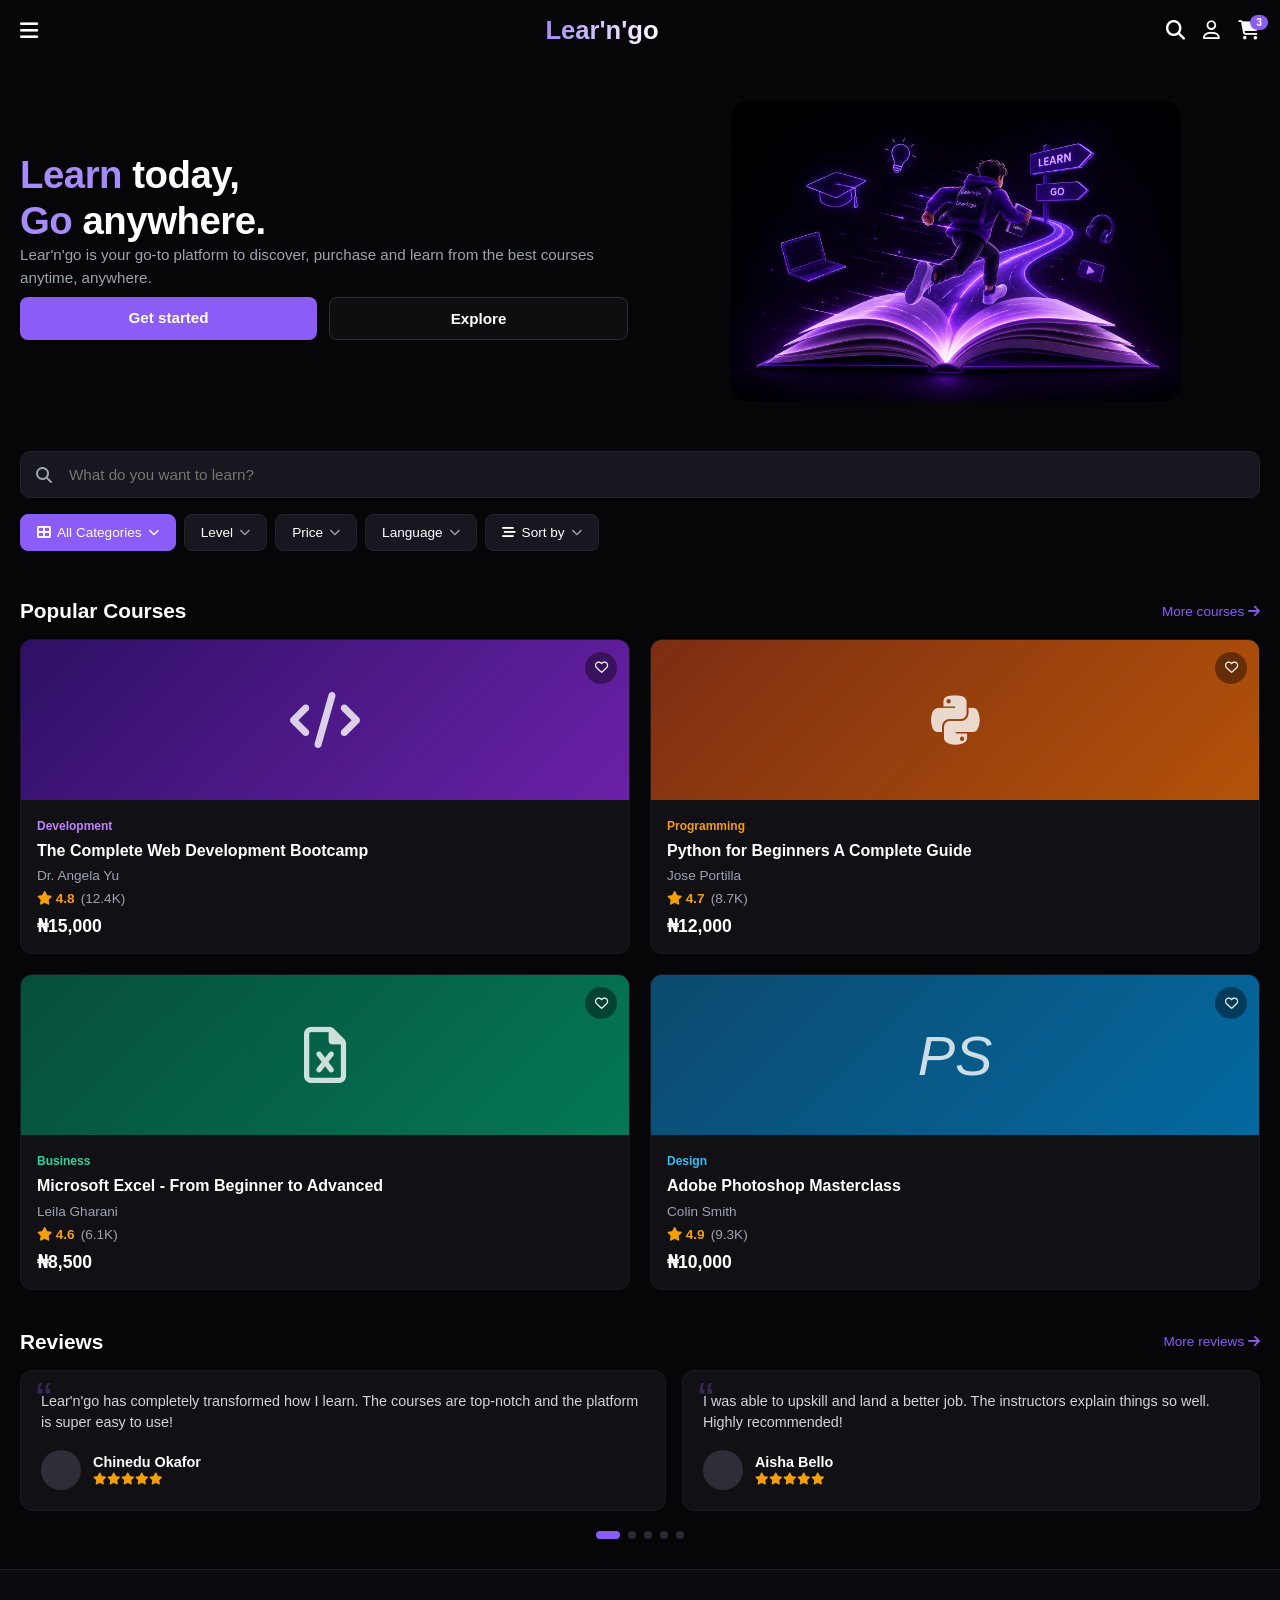
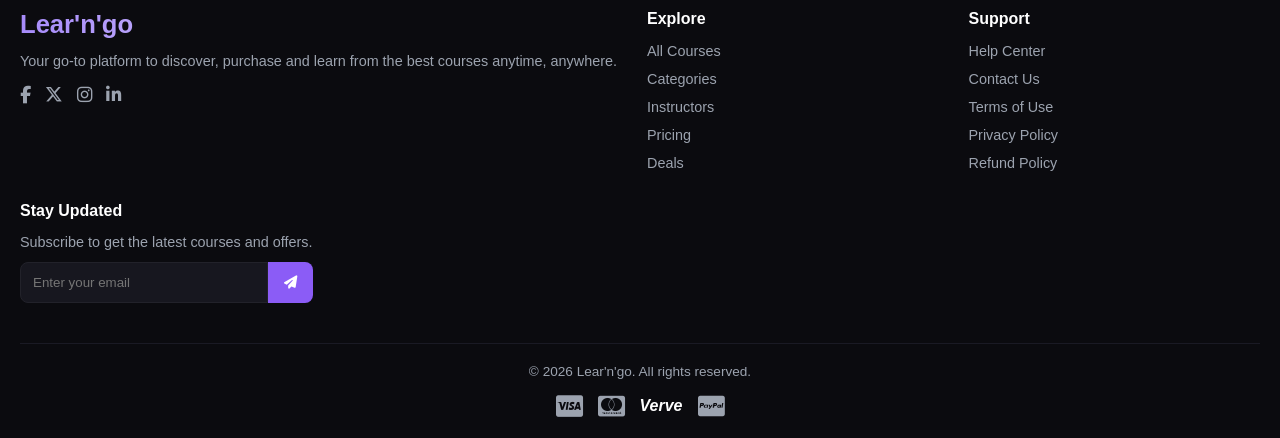
<file: index.html>
<!doctype html>
<html lang="en">
  <head>
    <meta charset="UTF-8" />
    <meta name="viewport" content="width=device-width, initial-scale=1.0" />
    <title>Lear'n'go - Learn today, Go anywhere.</title>
    <link
      rel="stylesheet"
      href="https://cdnjs.cloudflare.com/ajax/libs/font-awesome/6.4.0/css/all.min.css"
    />
    <link rel="stylesheet" href="index.css" />
  </head>
  <body>
    <header class="main-header">
      <button class="menu-btn" aria-label="Open Menu">
        <i class="fa-solid fa-bars"></i>
      </button>
      <div class="logo-container">
        <h1 class="logo-text">Lear'n'go</h1>
      </div>
      <div class="header-actions">
        <i class="fa-solid fa-magnifying-glass action-icon"></i>
        <a href="login.html" class="action-icon" aria-label="Profile">
          <i class="fa-regular fa-user"></i>
        </a>
        <div class="cart-icon-wrapper">
          <i class="fa-solid fa-cart-shopping action-icon"></i>
          <span class="cart-badge">3</span>
        </div>
      </div>
    </header>

    <main>
      <section class="hero">
        <div class="hero-content">
          <h2 class="hero-heading">
            <span class="highlight-purple">Learn</span> today,<br /><span
              class="highlight-purple"
              >Go</span
            >
            anywhere.
          </h2>
          <p class="hero-paragraph">
            Lear'n'go is your go-to platform to discover, purchase and learn
            from the best courses anytime, anywhere.
          </p>
          <div class="hero-buttons">
            <a href="signup.html" class="btn btn-primary">Get started</a>
            <a href="#courses" class="btn btn-secondary">Explore</a>
          </div>
        </div>
        <div class="hero-image-container">
          <img
            src="hero-pic.png"
            alt="Learning path illustration"
            class="hero-img"
          />
        </div>
      </section>

      <section class="search-filter-section">
        <div class="search-wrapper">
          <i class="fa-solid fa-magnifying-glass search-bar-icon"></i>
          <input
            type="text"
            placeholder="What do you want to learn?"
            class="search-input"
          />
        </div>

        <div class="filter-dropdowns-container">
          <button class="filter-dropdown active-dropdown">
            <i class="fa-solid fa-table-cells-large"></i> All Categories
            <i class="fa-solid fa-chevron-down chevron"></i>
          </button>
          <button class="filter-dropdown">
            Level <i class="fa-solid fa-chevron-down chevron"></i>
          </button>
          <button class="filter-dropdown">
            Price <i class="fa-solid fa-chevron-down chevron"></i>
          </button>
          <button class="filter-dropdown">
            Language <i class="fa-solid fa-chevron-down chevron"></i>
          </button>
          <button class="filter-dropdown sort-btn">
            <i class="fa-solid fa-bars-staggered"></i> Sort by
            <i class="fa-solid fa-chevron-down chevron"></i>
          </button>
        </div>
      </section>

      <section id="courses" class="courses-section">
        <div class="section-header">
          <h3 class="section-title">Popular Courses</h3>
          <a href="#" class="more-link"
            >More courses <i class="fa-solid fa-arrow-right"></i
          ></a>
        </div>

        <div class="courses-grid">
          <article class="course-card">
            <div class="card-banner banner-web">
              <i class="fa-solid fa-code banner-fallback-icon"></i>
              <button class="heart-btn" aria-label="Add to wishlist">
                <i class="fa-regular fa-heart"></i>
              </button>
            </div>
            <div class="course-body">
              <span class="category-tag tag-dev">Development</span>
              <h4 class="course-title">
                The Complete Web Development Bootcamp
              </h4>
              <p class="instructor">Dr. Angela Yu</p>
              <div class="rating-row">
                <span class="rating-star"
                  ><i class="fa-solid fa-star"></i> 4.8</span
                >
                <span class="review-count">(12.4K)</span>
              </div>
              <p class="course-price">₦15,000</p>
            </div>
          </article>

          <article class="course-card">
            <div class="card-banner banner-python">
              <i class="fa-brands fa-python banner-fallback-icon"></i>
              <button class="heart-btn" aria-label="Add to wishlist">
                <i class="fa-regular fa-heart"></i>
              </button>
            </div>
            <div class="course-body">
              <span class="category-tag tag-prog">Programming</span>
              <h4 class="course-title">
                Python for Beginners A Complete Guide
              </h4>
              <p class="instructor">Jose Portilla</p>
              <div class="rating-row">
                <span class="rating-star"
                  ><i class="fa-solid fa-star"></i> 4.7</span
                >
                <span class="review-count">(8.7K)</span>
              </div>
              <p class="course-price">₦12,000</p>
            </div>
          </article>

          <article class="course-card">
            <div class="card-banner banner-excel">
              <i class="fa-regular fa-file-excel banner-fallback-icon"></i>
              <button class="heart-btn" aria-label="Add to wishlist">
                <i class="fa-regular fa-heart"></i>
              </button>
            </div>
            <div class="course-body">
              <span class="category-tag tag-biz">Business</span>
              <h4 class="course-title">
                Microsoft Excel - From Beginner to Advanced
              </h4>
              <p class="instructor">Leila Gharani</p>
              <div class="rating-row">
                <span class="rating-star"
                  ><i class="fa-solid fa-star"></i> 4.6</span
                >
                <span class="review-count">(6.1K)</span>
              </div>
              <p class="course-price">₦8,500</p>
            </div>
          </article>

          <article class="course-card">
            <div class="card-banner banner-ps">
              <i class="fa-ghost banner-fallback-icon">PS</i>
              <button class="heart-btn" aria-label="Add to wishlist">
                <i class="fa-regular fa-heart"></i>
              </button>
            </div>
            <div class="course-body">
              <span class="category-tag tag-design">Design</span>
              <h4 class="course-title">Adobe Photoshop Masterclass</h4>
              <p class="instructor">Colin Smith</p>
              <div class="rating-row">
                <span class="rating-star"
                  ><i class="fa-solid fa-star"></i> 4.9</span
                >
                <span class="review-count">(9.3K)</span>
              </div>
              <p class="course-price">₦10,000</p>
            </div>
          </article>
        </div>
      </section>

      <section class="reviews-section">
        <div class="section-header" style="padding-right: 20px">
          <h3 class="section-title">Reviews</h3>
          <a href="#" class="more-link"
            >More reviews <i class="fa-solid fa-arrow-right"></i
          ></a>
        </div>

        <div class="slider-wrapper">
          <button class="nav-arrow left-arrow" aria-label="Previous review">
            <i class="fa-solid fa-chevron-left"></i>
          </button>

          <div class="reviews-container">
            <div class="review-card">
              <span class="quote-mark">“</span>
              <p class="review-text">
                Lear'n'go has completely transformed how I learn. The courses
                are top-notch and the platform is super easy to use!
              </p>
              <div class="user-info">
                <div class="avatar-placeholder"></div>
                <div>
                  <h5 class="user-name">Chinedu Okafor</h5>
                  <div class="stars">
                    <i class="fa-solid fa-star"></i
                    ><i class="fa-solid fa-star"></i
                    ><i class="fa-solid fa-star"></i
                    ><i class="fa-solid fa-star"></i
                    ><i class="fa-solid fa-star"></i>
                  </div>
                </div>
              </div>
            </div>

            <div class="review-card">
              <span class="quote-mark">“</span>
              <p class="review-text">
                I was able to upskill and land a better job. The instructors
                explain things so well. Highly recommended!
              </p>
              <div class="user-info">
                <div class="avatar-placeholder"></div>
                <div>
                  <h5 class="user-name">Aisha Bello</h5>
                  <div class="stars">
                    <i class="fa-solid fa-star"></i
                    ><i class="fa-solid fa-star"></i
                    ><i class="fa-solid fa-star"></i
                    ><i class="fa-solid fa-star"></i
                    ><i class="fa-solid fa-star"></i>
                  </div>
                </div>
              </div>
            </div>
          </div>

          <button class="nav-arrow right-arrow" aria-label="Next review">
            <i class="fa-solid fa-chevron-right"></i>
          </button>
        </div>

        <div class="carousel-dots">
          <span class="dot active"></span>
          <span class="dot"></span>
          <span class="dot"></span>
          <span class="dot"></span>
          <span class="dot"></span>
        </div>
      </section>
    </main>

    <footer class="footer-container">
      <div class="footer-grid">
        <div class="footer-brand-col">
          <h4 class="logo-text">Lear'n'go</h4>
          <p class="brand-desc">
            Your go-to platform to discover, purchase and learn from the best
            courses anytime, anywhere.
          </p>
          <div class="social-icons">
            <a href="#" aria-label="Facebook"
              ><i class="fa-brands fa-facebook-f"></i
            ></a>
            <a href="#" aria-label="Twitter"
              ><i class="fa-brands fa-x-twitter"></i
            ></a>
            <a href="#" aria-label="Instagram"
              ><i class="fa-brands fa-instagram"></i
            ></a>
            <a href="#" aria-label="LinkedIn"
              ><i class="fa-brands fa-linkedin-in"></i
            ></a>
          </div>
        </div>

        <div class="footer-links-col">
          <h5>Explore</h5>
          <ul>
            <li><a href="#">All Courses</a></li>
            <li><a href="#">Categories</a></li>
            <li><a href="#">Instructors</a></li>
            <li><a href="#">Pricing</a></li>
            <li><a href="#">Deals</a></li>
          </ul>
        </div>

        <div class="footer-links-col">
          <h5>Support</h5>
          <ul>
            <li><a href="#">Help Center</a></li>
            <li><a href="#">Contact Us</a></li>
            <li><a href="#">Terms of Use</a></li>
            <li><a href="#">Privacy Policy</a></li>
            <li><a href="#">Refund Policy</a></li>
          </ul>
        </div>

        <div class="footer-newsletter-col">
          <h5>Stay Updated</h5>
          <p>Subscribe to get the latest courses and offers.</p>
          <div class="newsletter-form">
            <input type="email" placeholder="Enter your email" />
            <button type="button" aria-label="Subscribe">
              <i class="fa-solid fa-paper-plane"></i>
            </button>
          </div>
        </div>
      </div>

      <div class="footer-bottom">
        <p>&copy; 2026 Lear'n'go. All rights reserved.</p>
        <div class="payment-methods">
          <i class="fa-brands fa-cc-visa"></i>
          <i class="fa-brands fa-cc-mastercard"></i>
          <span class="verve-text">Verve</span>
          <i class="fa-brands fa-cc-paypal"></i>
        </div>
      </div>
    </footer>
  </body>
</html>
</file>
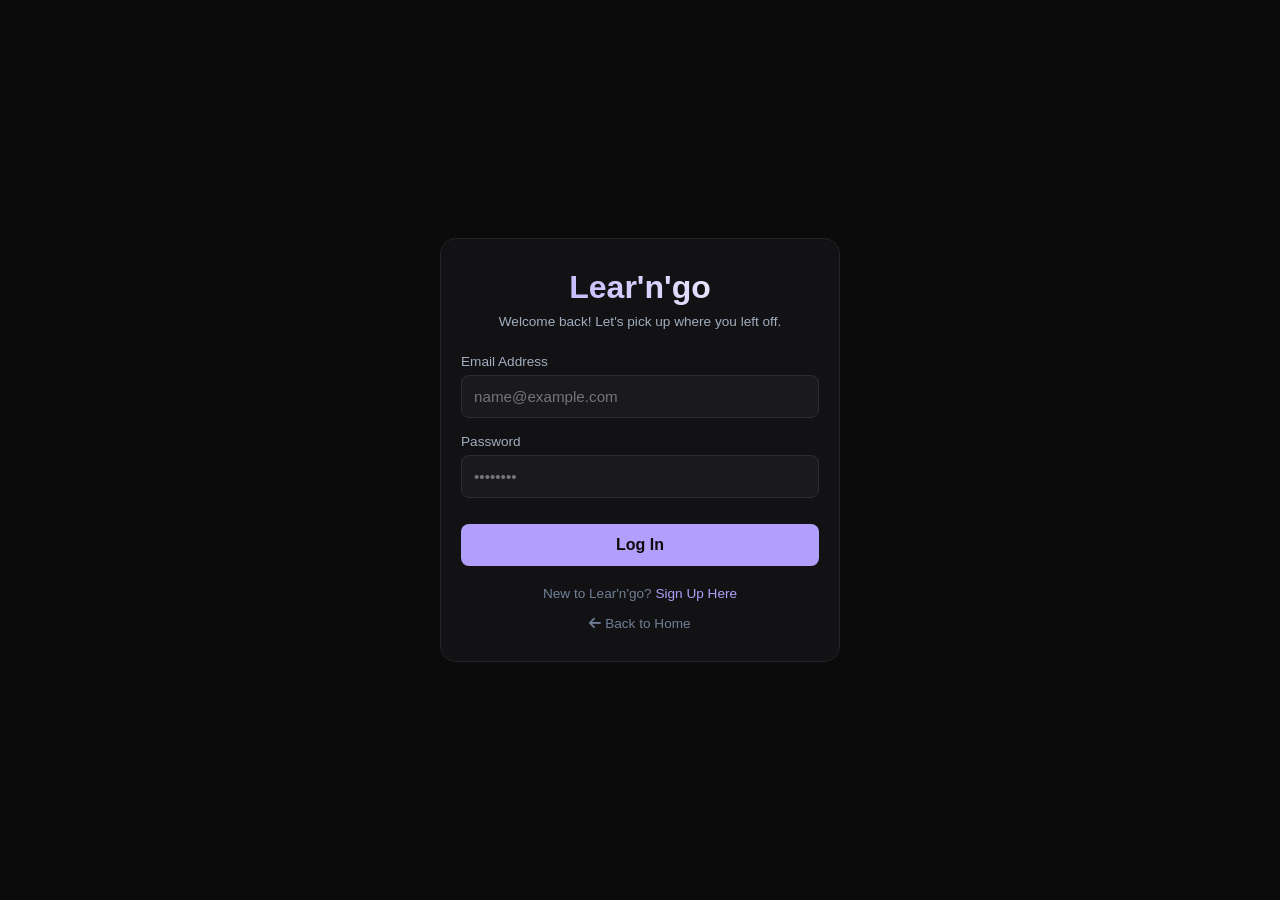
<file: login.html>
<!doctype html>
<html lang="en">
  <head>
    <meta charset="UTF-8" />
    <meta name="viewport" content="width=device-width, initial-scale=1.0" />
    <title>Lear'n'go - Log In</title>
    <link
      rel="stylesheet"
      href="https://cdnjs.cloudflare.com/ajax/libs/font-awesome/6.4.0/css/all.min.css"
    />
    <link rel="stylesheet" href="login.css" />
  </head>
  <body>
    <div class="auth-container">
      <header class="auth-header">
        <h1 class="logo-text">Lear'n'go</h1>
        <p>Welcome back! Let's pick up where you left off.</p>
      </header>

      <form class="auth-form" onsubmit="event.preventDefault()">
        <div class="input-group">
          <label for="email">Email Address</label>
          <input
            type="email"
            id="email"
            placeholder="name@example.com"
            required
          />
        </div>

        <div class="input-group">
          <label for="password">Password</label>
          <input
            type="password"
            id="password"
            placeholder="••••••••"
            required
          />
        </div>

        <button type="submit" class="btn-auth">Log In</button>
      </form>

      <footer class="auth-footer">
        <p>New to Lear'n'go? <a href="signup.html">Sign Up Here</a></p>
        <p style="margin-top: 15px">
          <a href="index.html" style="color: #718096"
            ><i class="fa-solid fa-arrow-left"></i> Back to Home</a
          >
        </p>
      </footer>
    </div>
  </body>
</html>
</file>
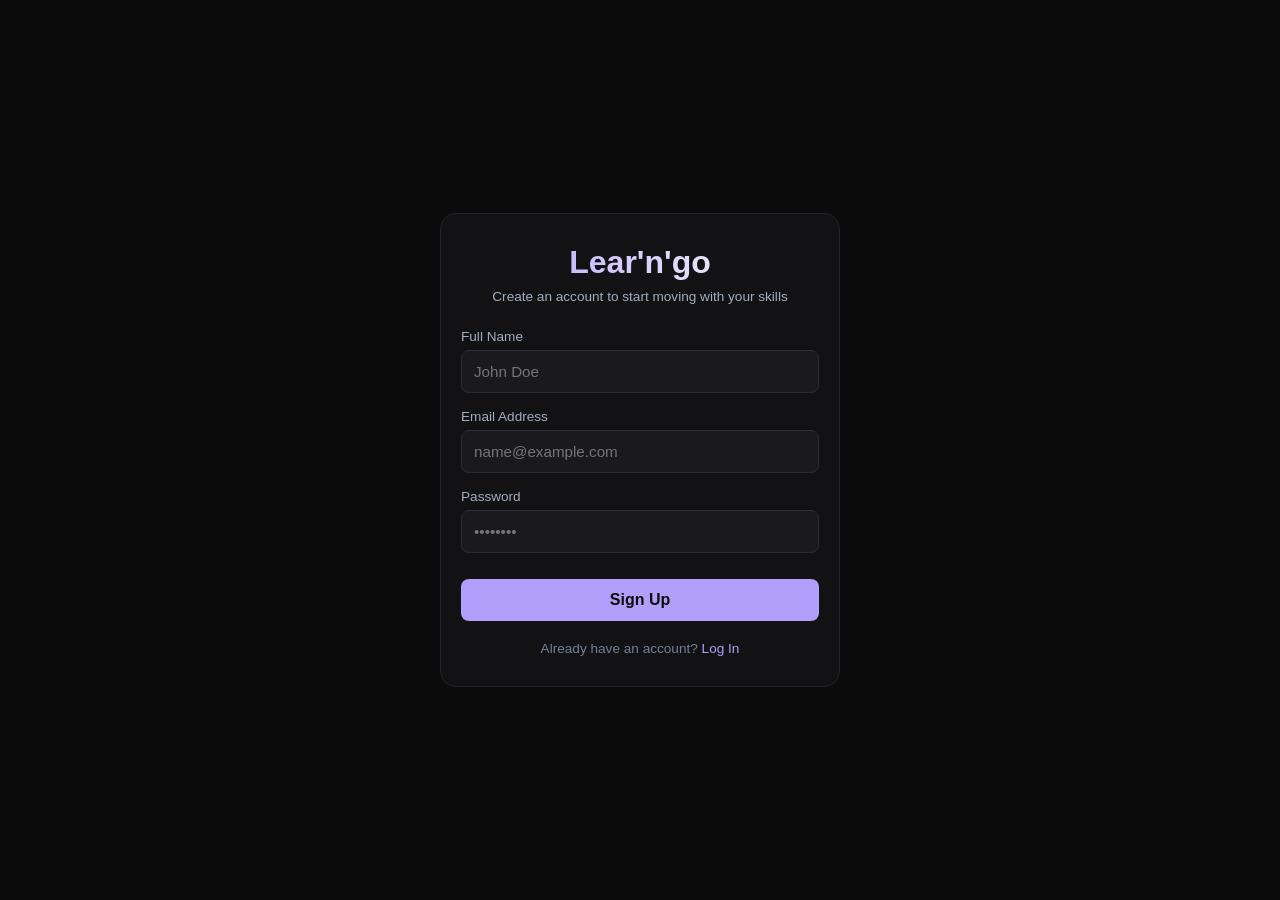
<file: signup.html>
<!doctype html>
<html lang="en">
  <head>
    <meta charset="UTF-8" />
    <meta name="viewport" content="width=device-width, initial-scale=1.0" />
    <title>Lear'n'go - Register</title>
    <link
      rel="stylesheet"
      href="https://cdnjs.cloudflare.com/ajax/libs/font-awesome/6.4.0/css/all.min.css"
    />
    <link rel="stylesheet" href="signup.css" />
  </head>
  <body>
    <div class="auth-container">
      <header class="auth-header">
        <h1 class="logo-text">Lear'n'go</h1>
        <p>Create an account to start moving with your skills</p>
      </header>

      <form class="auth-form" onsubmit="event.preventDefault()">
        <div class="input-group">
          <label for="name">Full Name</label>
          <input type="text" id="name" placeholder="John Doe" required />
        </div>

        <div class="input-group">
          <label for="email">Email Address</label>
          <input
            type="email"
            id="email"
            placeholder="name@example.com"
            required
          />
        </div>

        <div class="input-group">
          <label for="password">Password</label>
          <input
            type="password"
            id="password"
            placeholder="••••••••"
            required
          />
        </div>

        <button type="submit" class="btn-auth">Sign Up</button>
      </form>

      <footer class="auth-footer">
        <p>Already have an account? <a href="login.html">Log In</a></p>
      </footer>
    </div>
  </body>
</html>
</file>
<file: index.css>
:root {
  --bg-black: #060608;
  --card-bg: #111115;
  --input-bg: #17171f;
  --primary-purple: #8b5cf6;
  --text-white: #ffffff;
  --text-muted: #9ca3af;
}

* {
  margin: 0;
  padding: 0;
  box-sizing: border-box;
  font-family:
    -apple-system, BlinkMacSystemFont, "Segoe UI", Roboto, sans-serif;
}

body {
  background-color: var(--bg-black);
  color: var(--text-white);
  overflow-x: hidden;
}

/* LOGO TEXT GRADIENT */
.logo-text {
  font-size: 1.6rem;
  font-weight: 700;
  background: linear-gradient(to right, #a78bfa, #ffffff);
  -webkit-background-clip: text;
  -webkit-text-fill-color: transparent;
}

/* HEADER styling */
.main-header {
  display: flex;
  justify-content: space-between;
  align-items: center;
  padding: 16px 20px;
  background-color: var(--bg-black);
  position: sticky;
  top: 0;
  z-index: 1000;
}

.menu-btn {
  background: none;
  border: none;
  color: var(--text-white);
  font-size: 1.3rem;
  cursor: pointer;
}

.header-actions {
  display: flex;
  align-items: center;
  gap: 18px;
}

.action-icon {
  font-size: 1.2rem;
  color: var(--text-white);
  cursor: pointer;
}

.cart-icon-wrapper {
  position: relative;
}

.cart-badge {
  position: absolute;
  top: -6px;
  right: -8px;
  background-color: var(--primary-purple);
  color: white;
  font-size: 0.65rem;
  font-weight: bold;
  padding: 2px 6px;
  border-radius: 10px;
}

/* HERO SECTION */
.hero {
  padding: 30px 20px;
  display: flex;
  flex-direction: column;
  gap: 24px;
}

.hero-heading {
  font-size: 2.4rem;
  font-weight: 700;
  line-height: 1.2;
  letter-spacing: -0.5px;
}

.highlight-purple {
  color: #a78bfa;
}

.hero-paragraph {
  color: var(--text-muted);
  font-size: 0.95rem;
  line-height: 1.5;
}

.hero-buttons {
  display: flex;
  gap: 12px;
  margin-top: 8px;
}

.btn {
  padding: 12px 24px;
  border-radius: 8px;
  text-decoration: none;
  font-weight: 600;
  font-size: 0.95rem;
  text-align: center;
  flex: 1;
}

.btn-primary {
  background-color: var(--primary-purple);
  color: white;
}

.btn-secondary {
  border: 1px solid #2d2d39;
  background-color: rgba(255, 255, 255, 0.03);
  color: white;
}

.hero-image-container {
  width: 100%;
  display: flex;
  justify-content: center;
  margin-top: 10px;
}

.hero-img {
  width: 100%;
  max-width: 450px;
  border-radius: 16px;
  object-fit: cover;
}

/* SEARCH & INPUT FIELD */
.search-filter-section {
  padding: 20px;
}

.search-wrapper {
  position: relative;
  width: 100%;
}

.search-bar-icon {
  position: absolute;
  left: 16px;
  top: 50%;
  transform: translateY(-50%);
  color: var(--text-muted);
}

.search-input {
  width: 100%;
  padding: 14px 16px 14px 48px;
  background-color: var(--input-bg);
  border: 1px solid #22222a;
  border-radius: 10px;
  color: white;
  font-size: 0.95rem;
}

.filter-dropdowns-container {
  display: flex;
  gap: 8px;
  margin-top: 16px;
  overflow-x: auto;
  white-space: nowrap;
  padding-bottom: 8px;
}

.filter-dropdowns-container::-webkit-scrollbar {
  display: none;
}

.filter-dropdown {
  background-color: var(--input-bg);
  border: 1px solid #22222a;
  color: var(--text-white);
  padding: 10px 16px;
  border-radius: 8px;
  font-size: 0.85rem;
  display: inline-flex;
  align-items: center;
  gap: 6px;
  cursor: pointer;
}

.active-dropdown {
  background-color: var(--primary-purple);
  border-color: var(--primary-purple);
}

.chevron {
  font-size: 0.7rem;
  color: var(--text-muted);
}

.active-dropdown .chevron {
  color: white;
}

/* COURSE CARDS GRID LAYOUT */
.courses-section {
  padding: 20px;
}

.section-header {
  display: flex;
  justify-content: space-between;
  align-items: center;
  margin-bottom: 16px;
}

.section-title {
  font-size: 1.3rem;
  font-weight: 600;
}

.more-link {
  color: var(--primary-purple);
  text-decoration: none;
  font-size: 0.85rem;
  font-weight: 500;
}

.courses-grid {
  display: grid;
  grid-template-columns: 1fr; 
  gap: 20px;
}

.course-card {
  background-color: var(--card-bg);
  border-radius: 12px;
  overflow: hidden;
  border: 1px solid #1a1a24;
}

.card-banner {
  height: 160px;
  position: relative;
  display: flex;
  justify-content: center;
  align-items: center;
}

/* Distinctive Colored Overlays Based on the reference image colors */
.banner-web {
  background: linear-gradient(135deg, #2e1065, #6b21a8);
}
.banner-python {
  background: linear-gradient(135deg, #7c2d12, #b45309);
}
.banner-excel {
  background: linear-gradient(135deg, #064e3b, #047857);
}
.banner-ps {
  background: linear-gradient(135deg, #0c4a6e, #0369a1);
}

.banner-fallback-icon {
  font-size: 3.5rem;
  color: rgba(255, 255, 255, 0.8);
}

.heart-btn {
  position: absolute;
  top: 12px;
  right: 12px;
  background: rgba(0, 0, 0, 0.4);
  border: none;
  color: white;
  width: 32px;
  height: 32px;
  border-radius: 50%;
  cursor: pointer;
  display: flex;
  justify-content: center;
  align-items: center;
}

.course-body {
  padding: 16px;
}

.category-tag {
  font-size: 0.75rem;
  font-weight: 600;
}
.tag-dev {
  color: #c084fc;
}
.tag-prog {
  color: #f59e0b;
}
.tag-biz {
  color: #34d399;
}
.tag-design {
  color: #38bdf8;
}

.course-title {
  font-size: 1rem;
  font-weight: 600;
  margin: 6px 0;
  line-height: 1.4;
}

.instructor {
  color: var(--text-muted);
  font-size: 0.85rem;
  margin-bottom: 8px;
}

.rating-row {
  display: flex;
  align-items: center;
  gap: 6px;
  font-size: 0.85rem;
}

.rating-star {
  color: #f59e0b;
  font-weight: 600;
}

.review-count {
  color: var(--text-muted);
}

.course-price {
  font-size: 1.1rem;
  font-weight: 700;
  margin-top: 10px;
}

/* REVIEWS CAROUSEL SLIDER DESIGN */
.reviews-section {
  padding: 20px 0 30px 20px;
}

.slider-wrapper {
  position: relative;
  display: flex;
  align-items: center;
}

.reviews-container {
  display: flex;
  gap: 16px;
  overflow-x: auto;
  padding-right: 20px;
  width: 100%;
}

.reviews-container::-webkit-scrollbar {
  display: none;
}

.review-card {
  min-width: 290px;
  background-color: var(--card-bg);
  border: 1px solid #1a1a24;
  border-radius: 12px;
  padding: 20px;
  position: relative;
}

.quote-mark {
  font-size: 3rem;
  color: var(--primary-purple);
  line-height: 1;
  position: absolute;
  top: 5px;
  left: 15px;
  opacity: 0.3;
}

.review-text {
  font-size: 0.9rem;
  color: #d1d5db;
  line-height: 1.5;
  margin-bottom: 16px;
  position: relative;
  z-index: 2;
}

.user-info {
  display: flex;
  align-items: center;
  gap: 12px;
}

.avatar-placeholder {
  width: 40px;
  height: 40px;
  border-radius: 50%;
  background-color: #2e2e38;
}

.user-name {
  font-size: 0.9rem;
  font-weight: 600;
}

.stars {
  color: #f59e0b;
  font-size: 0.75rem;
  margin-top: 2px;
}

.nav-arrow {
  display: none; /* Keep hidden on actual mobile touch devices for smooth native swiping */
}

.carousel-dots {
  display: flex;
  justify-content: center;
  gap: 8px;
  margin-top: 20px;
  padding-right: 20px;
}

.dot {
  width: 8px;
  height: 8px;
  background-color: #2a2a35;
  border-radius: 50%;
}

.dot.active {
  background-color: var(--primary-purple);
  width: 24px;
  border-radius: 4px;
}

/* COMPREHENSIVE RICH FOOTER SYSTEM */
.footer-container {
  background-color: #0b0b0f;
  border-top: 1px solid #1a1a24;
  padding: 40px 20px 20px 20px;
}

.footer-grid {
  display: flex;
  flex-direction: column;
  gap: 30px;
}

.brand-desc {
  color: var(--text-muted);
  font-size: 0.9rem;
  margin: 12px 0;
  line-height: 1.5;
}

.social-icons {
  display: flex;
  gap: 14px;
}

.social-icons a {
  color: var(--text-muted);
  font-size: 1.1rem;
  text-decoration: none;
}

.footer-links-col h5,
.footer-newsletter-col h5 {
  font-size: 1rem;
  margin-bottom: 14px;
  font-weight: 600;
}

.footer-links-col ul {
  list-style: none;
  display: flex;
  flex-direction: column;
  gap: 10px;
}

.footer-links-col a {
  color: var(--text-muted);
  text-decoration: none;
  font-size: 0.9rem;
}

.footer-newsletter-col p {
  color: var(--text-muted);
  font-size: 0.9rem;
  margin-bottom: 12px;
}

.newsletter-form {
  display: flex;
  width: 100%;
}

.newsletter-form input {
  flex: 1;
  padding: 12px;
  background-color: var(--input-bg);
  border: 1px solid #22222a;
  border-radius: 8px 0 0 8px;
  color: white;
}

.newsletter-form button {
  background-color: var(--primary-purple);
  border: none;
  color: white;
  padding: 0 16px;
  border-radius: 0 8px 8px 0;
  cursor: pointer;
}

.footer-bottom {
  margin-top: 40px;
  padding-top: 20px;
  border-top: 1px solid #1a1a24;
  display: flex;
  flex-direction: column;
  align-items: center;
  gap: 15px;
  text-align: center;
  color: var(--text-muted);
  font-size: 0.85rem;
}

.payment-methods {
  display: flex;
  align-items: center;
  gap: 15px;
  font-size: 1.5rem;
}

.verve-text {
  font-style: italic;
  font-weight: bold;
  font-size: 1rem;
  color: #fff;
}

/* MEDIA QUERY FOR DESKTOP OR TABLET PREVIEWS */
@media (min-width: 768px) {
  .hero {
    flex-direction: row;
    align-items: center;
  }
  .hero-content,
  .hero-image-container {
    flex: 1;
  }
  .courses-grid {
    grid-template-columns: repeat(2, 1fr);
  }
  .footer-grid {
    flex-direction: row;
    justify-content: space-between;
    flex-wrap: wrap;
  }
  .footer-links-col {
    flex: 1;
    min-width: 150px;
  }
}
</file>
<file: login.css>
* {
  margin: 0;
  padding: 0;
  box-sizing: border-box;
  font-family: "Segoe UI", sans-serif;
}

body {
  background-color: #0b0b0c;
  color: white;
  display: flex;
  justify-content: center;
  align-items: center;
  min-height: 100vh;
  padding: 20px;
}

.auth-container {
  width: 100%;
  max-width: 400px;
  background-color: #121214;
  border: 1px solid #232329;
  border-radius: 16px;
  padding: 30px 20px;
}

.auth-header {
  text-align: center;
  margin-bottom: 25px;
}

.logo-text {
  font-size: 2rem;
  font-weight: 800;
  background: linear-gradient(to right, #b19ffb, #ffffff);
  -webkit-background-clip: text;
  -webkit-text-fill-color: transparent;
  margin-bottom: 8px;
}

.auth-header p {
  color: #a0aec0;
  font-size: 0.85rem;
}

.auth-form {
  display: flex;
  flex-direction: column;
  gap: 16px;
}

.input-group {
  display: flex;
  flex-direction: column;
  gap: 6px;
}

.input-group label {
  font-size: 0.85rem;
  color: #a0aec0;
}

.input-group input {
  padding: 12px;
  background-color: #1a1a1e;
  border: 1px solid #2d2d34;
  border-radius: 8px;
  color: white;
  font-size: 0.95rem;
}

.input-group input:focus {
  outline: none;
  border-color: #b19ffb;
}

.btn-auth {
  background-color: #b19ffb;
  color: #0b0b0c;
  padding: 12px;
  border: none;
  border-radius: 8px;
  font-weight: 600;
  font-size: 1rem;
  cursor: pointer;
  margin-top: 10px;
}

.auth-footer {
  text-align: center;
  margin-top: 20px;
  font-size: 0.85rem;
  color: #718096;
}

.auth-footer a {
  color: #b19ffb;
  text-decoration: none;
}
</file>
<file: signup.css>
* {
  margin: 0;
  padding: 0;
  box-sizing: border-box;
  font-family: "Segoe UI", sans-serif;
}

body {
  background-color: #0b0b0c;
  color: white;
  display: flex;
  justify-content: center;
  align-items: center;
  min-height: 100vh;
  padding: 20px;
}

.auth-container {
  width: 100%;
  max-width: 400px;
  background-color: #121214;
  border: 1px solid #232329;
  border-radius: 16px;
  padding: 30px 20px;
}

.auth-header {
  text-align: center;
  margin-bottom: 25px;
}

.logo-text {
  font-size: 2rem;
  font-weight: 800;
  background: linear-gradient(to right, #b19ffb, #ffffff);
  -webkit-background-clip: text;
  -webkit-text-fill-color: transparent;
  margin-bottom: 8px;
}

.auth-header p {
  color: #a0aec0;
  font-size: 0.85rem;
}

.auth-form {
  display: flex;
  flex-direction: column;
  gap: 16px;
}

.input-group {
  display: flex;
  flex-direction: column;
  gap: 6px;
}

.input-group label {
  font-size: 0.85rem;
  color: #a0aec0;
}

.input-group input {
  padding: 12px;
  background-color: #1a1a1e;
  border: 1px solid #2d2d34;
  border-radius: 8px;
  color: white;
  font-size: 0.95rem;
}

.input-group input:focus {
  outline: none;
  border-color: #b19ffb;
}

.btn-auth {
  background-color: #b19ffb;
  color: #0b0b0c;
  padding: 12px;
  border: none;
  border-radius: 8px;
  font-weight: 600;
  font-size: 1rem;
  cursor: pointer;
  margin-top: 10px;
}

.auth-footer {
  text-align: center;
  margin-top: 20px;
  font-size: 0.85rem;
  color: #718096;
}

.auth-footer a {
  color: #b19ffb;
  text-decoration: none;
}
</file>
